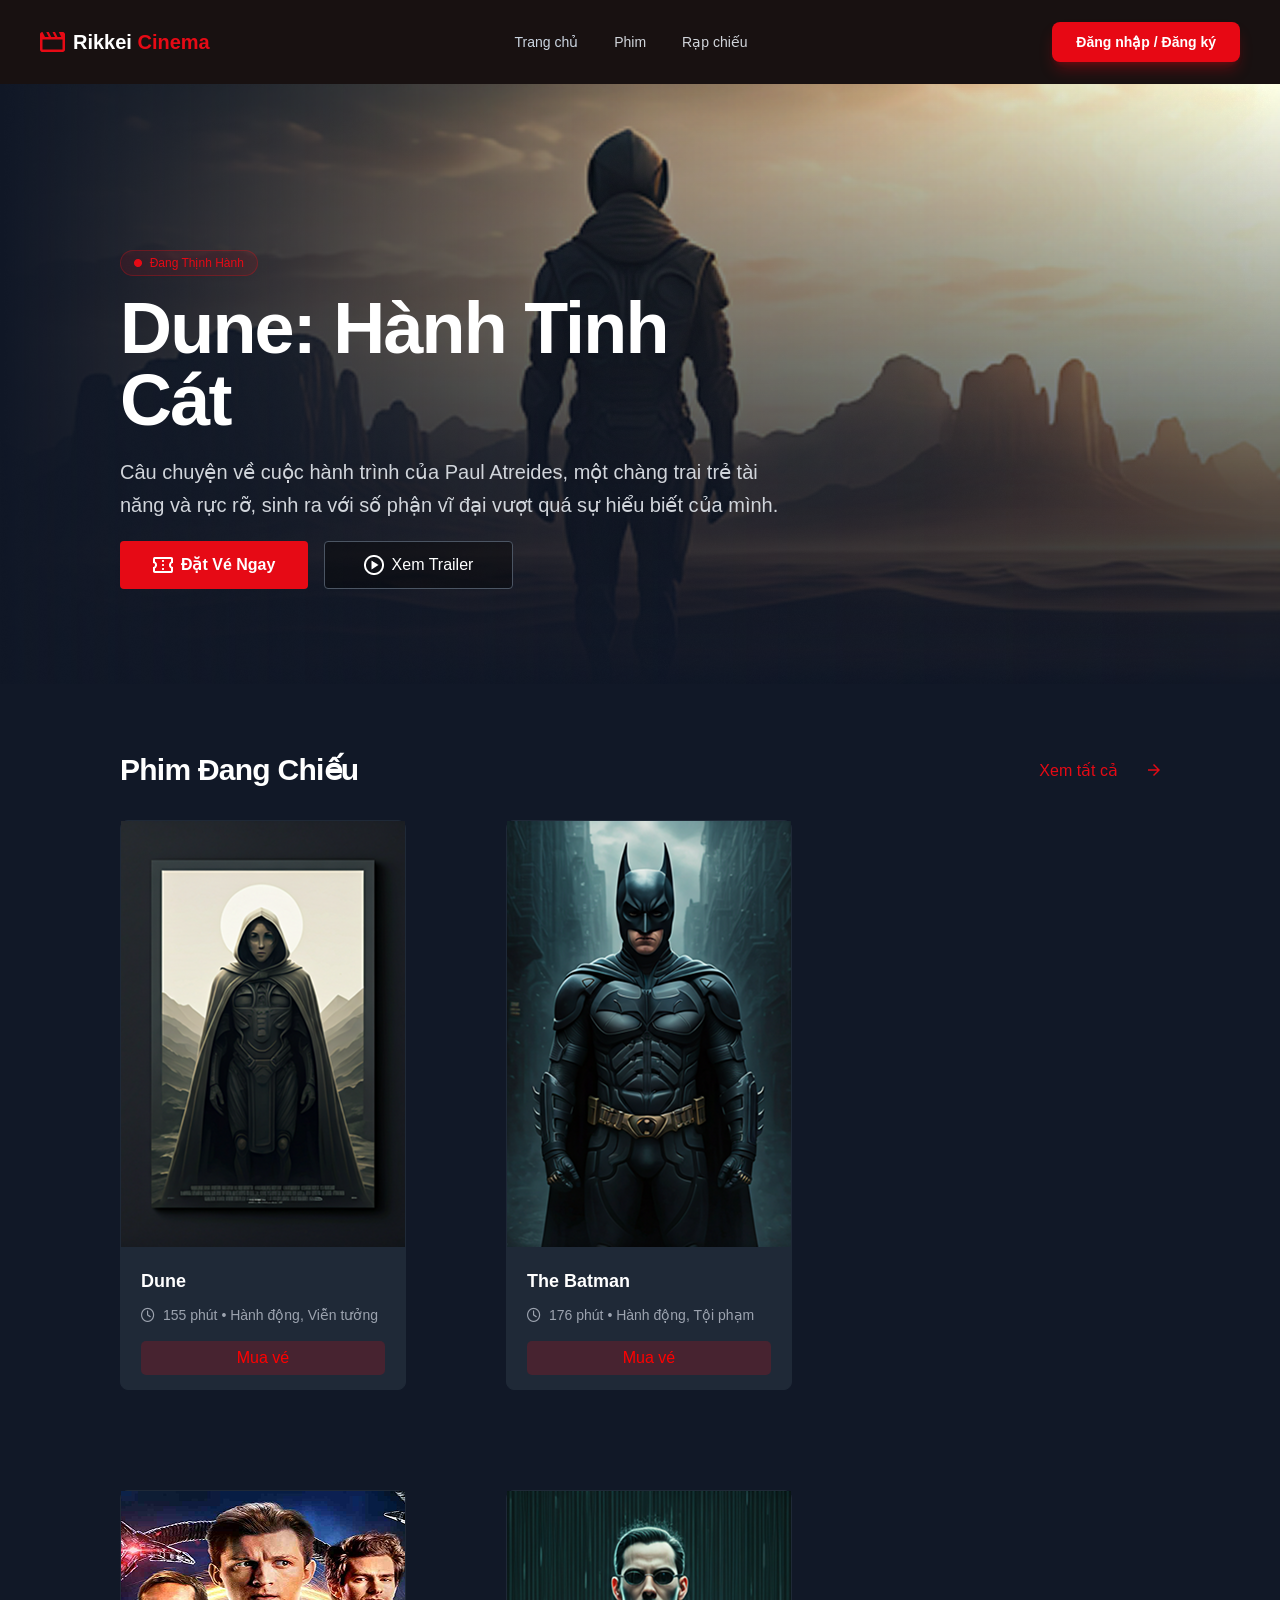
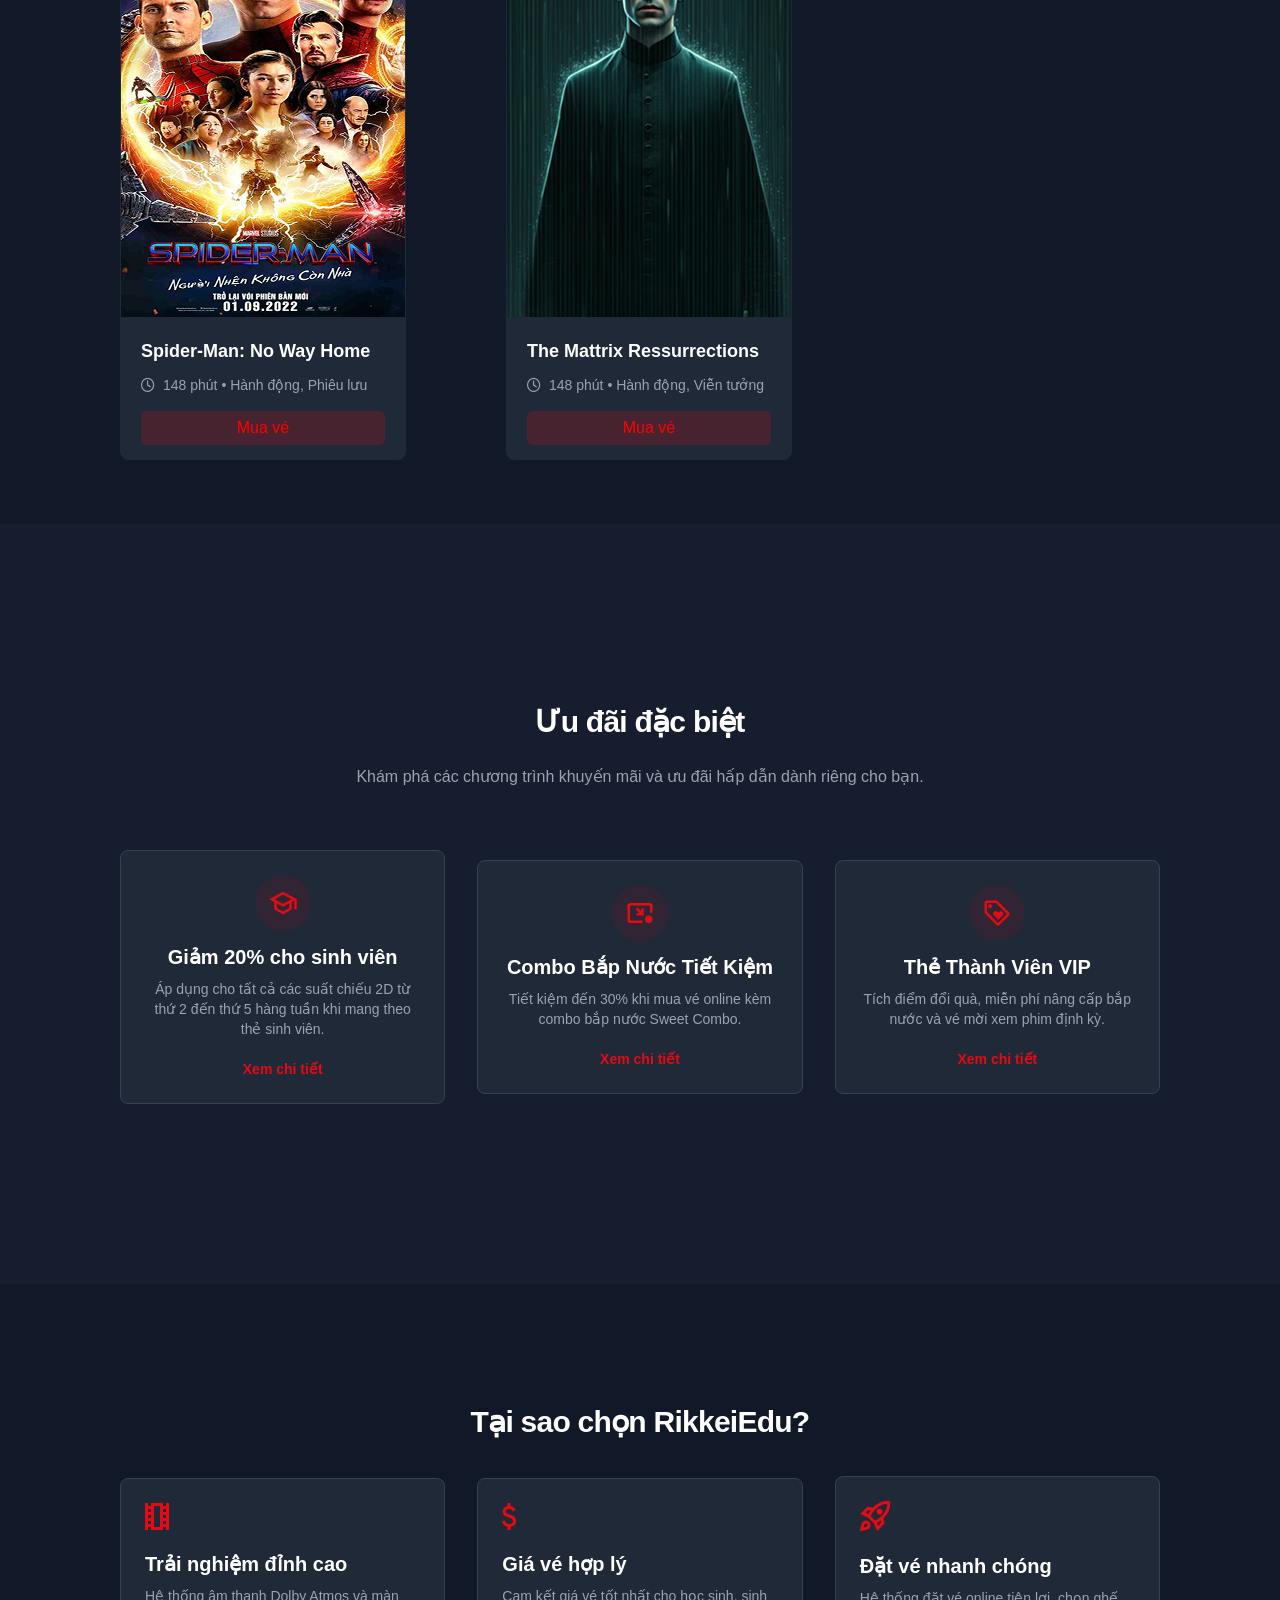
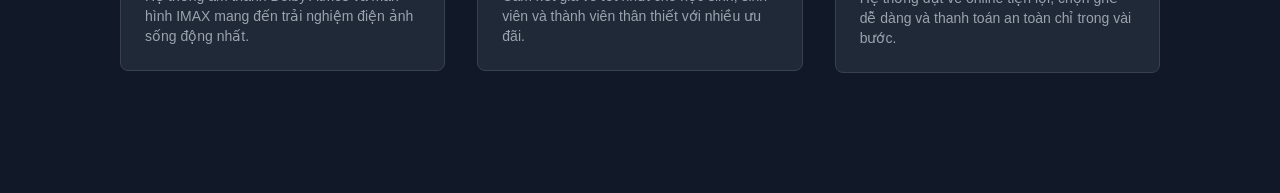
<file: QuanLyRapChieuPhim/pages/index.html>
<!DOCTYPE html>
<html lang="en">
<head>
    <meta charset="UTF-8">
    <meta name="viewport" content="width=device-width, initial-scale=1.0">
    <title>Trang chủ</title>
    <link rel="stylesheet" href="https://cdnjs.cloudflare.com/ajax/libs/font-awesome/6.5.1/css/all.min.css">
    <link rel="stylesheet" href="../css/index.css">
</head>
<body>
    <header class="header">
      <div class="header-left">
        <img src="../assets/icons/login/icon-login.png" alt="icon" />
        <div class="header-content">Rikkei <span class="header-content-color">Cinema</span></div>
      </div>
      <div class="header-right">
        <div class="color-header-right"><a class="home" href="./index.html">Trang chủ</a></div>
        <div >Phim</div>
        <div>Rạp chiếu</div>
    </div>
    <div> <a href="./login.html"><button class="btn-login">Đăng nhập / Đăng ký</button></div></a>
    </header>
    <section>
        <img class="background-container" src="../assets/images/BackgroundIndex.png" alt="background">
        <div class="container">
            <div class="tag-container">
                <img src="../assets/icons/index/icondangthinhhanh.png" alt="icon dang thinh hanh">
                <div class="tag-container-content">Đang Thịnh Hành</div>
            </div>
            <h1 class="heading-1">Dune: Hành Tinh <br> Cát</h1>
            <div class="content-container">Câu chuyện về cuộc hành trình của Paul Atreides, một chàng trai trẻ tài năng và rực rỡ, sinh ra với số phận vĩ đại vượt quá sự hiểu biết của mình.</div>
            <div class="button-container">
                <div class="button-ctn-1">
                    <img src="../assets/icons/index/icondatve.png" alt="icon đặt vé">
                    <div class="content-btn-1">Đặt Vé Ngay</div>
                </div>
                <div class="button-cnt-2">
                    <img src="../assets/icons/index/iconxemtrailer.png" alt="icon xem trailer">
                    <div class="content-btn-2">Xem Trailer</div>
                </div>
            </div>
        </div>   
        <div class="block-1">
            <div class="heading-block-1">
                <h2 class="heading-2">Phim Đang Chiếu</h2>
                <div class="view-all">Xem tất cả
                    <img src="../assets/icons/index/iconxemtatca.png" alt="icon xem tat ca">
                </div>
            </div>
            
            <div class="block-movie">
                <div class="one-block-movie">
                    <img src="../assets/images/phim 1.png" alt="Phim dune">
                    <div class="content-block-movie">
                        <div class="title-movie">Dune</div>
                        <div class="content-movie"><i class="fa-regular fa-clock"></i>155 phút  &bull;  Hành động, Viễn tưởng</div>
                        <div class="button-movie">Mua vé</div>
                    </div>
                </div>
                <div class="one-block-movie">
                    <img src="../assets/images/phim 2.png" alt="Phim batman">
                    <div class="content-block-movie"> 
                        <div class="title-movie">The Batman</div>
                        <div class="content-movie"><i class="fa-regular fa-clock"></i>176 phút  &bull;  Hành động, Tội phạm</div>
                        <div class="button-movie">Mua vé</div>
                    </div>
                </div>
                <div class="one-block-movie">
                    <img src="../assets/images/phim 3.png" alt="Phim batman">
                    <div class="content-block-movie">
                        <div class="title-movie">Spider-Man: No Way Home</div>
                        <div class="content-movie"><i class="fa-regular fa-clock"></i>148 phút  &bull;  Hành động, Phiêu lưu</div>
                        <div class="button-movie">Mua vé</div>
                    </div>
                </div>
                <div class="one-block-movie">
                    <img src="../assets/images/phim 4.png" alt="Phim batman">
                    <div class="content-block-movie">
                        <div class="title-movie">The Mattrix Ressurrections</div>
                        <div class="content-movie"><i class="fa-regular fa-clock"></i>148 phút  &bull;  Hành động, Viễn tưởng</div>
                        <div class="button-movie">Mua vé</div>
                    </div>
                </div>
            </div>
        </div> 
    </section>

    <section class="endow-block">
        <div class="style-block-endow">
            <h2 class="heading-2">Ưu đãi đặc biệt</h2>
            <div class="content-heading">Khám phá các chương trình khuyến mãi và ưu đãi hấp dẫn dành riêng cho bạn.</div>
            <br><br>
            <div class="endow">
                <div class="one-block-endow">
                    <img src="../assets/icons/index/icongiamgia.png" alt="icon giảm giá">
                    <h3 class="heading-3">Giảm 20% cho sinh viên</h3>
                    <div class="content-endow">Áp dụng cho tất cả các suất chiếu 2D từ thứ 2 đến thứ 5 hàng tuần khi mang theo thẻ sinh viên.</div>
                    <div class="view-endow">Xem chi tiết</div>
                </div>
                <div class="one-block-endow">
                    <img src="../assets/icons/index/iconcombotietkiem.png" alt="icon combo tiết kiệm">
                    <h3 class="heading-3">Combo Bắp Nước Tiết Kiệm</h3>
                    <div class="content-endow">Tiết kiệm đến 30% khi mua vé online kèm combo bắp nước Sweet Combo.</div>
                    <div class="view-endow">Xem chi tiết</div>
                </div>
                <div class="one-block-endow">
                    <img src="../assets/icons/index/iconthethanhvienvip.png" alt="icon thẻ thành viên vip">
                    <h3 class="heading-3">Thẻ Thành Viên VIP</h3>
                    <div class="content-endow">Tích điểm đổi quà, miễn phí nâng cấp bắp nước và vé mời xem phim định kỳ.</div>
                    <div class="view-endow">Xem chi tiết</div>
                </div>
            </div>
        </div>
    </section>

    <section class="">
        <div class="style-block-endow">
            <h2 class="heading-2">Tại sao chọn RikkeiEdu?</h2>
            <br><br>
            <div class="endow">
                <div class="one-block-endow">
                    <img class="icon-block" src="../assets/icons/index/icontrainghiem.png" alt="icon trải nghiệm">
                    <h3 class="heading-3">Trải nghiệm đỉnh cao</h3>
                    <div class="content-endow">Hệ thống âm thanh Dolby Atmos và màn hình IMAX mang đến trải nghiệm điện ảnh sống động nhất.</div>
                </div>
                <div class="one-block-endow">
                    <img class="icon-block" src="../assets/icons/index/icontien.png" alt="icon giá vé hợp lý">
                    <h3 class="heading-3">Giá vé hợp lý</h3>
                    <div class="content-endow">Cam kết giá vé tốt nhất cho học sinh, sinh viên và thành viên thân thiết với nhiều ưu đãi.</div>
                </div>
                <div class="one-block-endow">
                    <img class="icon-block" src="../assets/icons/index/icondatvemaybay.png" alt="icon đắt vé nhanh chóng">
                    <h3 class="heading-3">Đặt vé nhanh chóng</h3>
                    <div class="content-endow">Hệ thống đặt vé online tiện lợi, chọn ghế dễ dàng và thanh toán an toàn chỉ trong vài bước.</div>
                </div>
            </div>
        </div>
    </section>
</body>
</html>
</file>
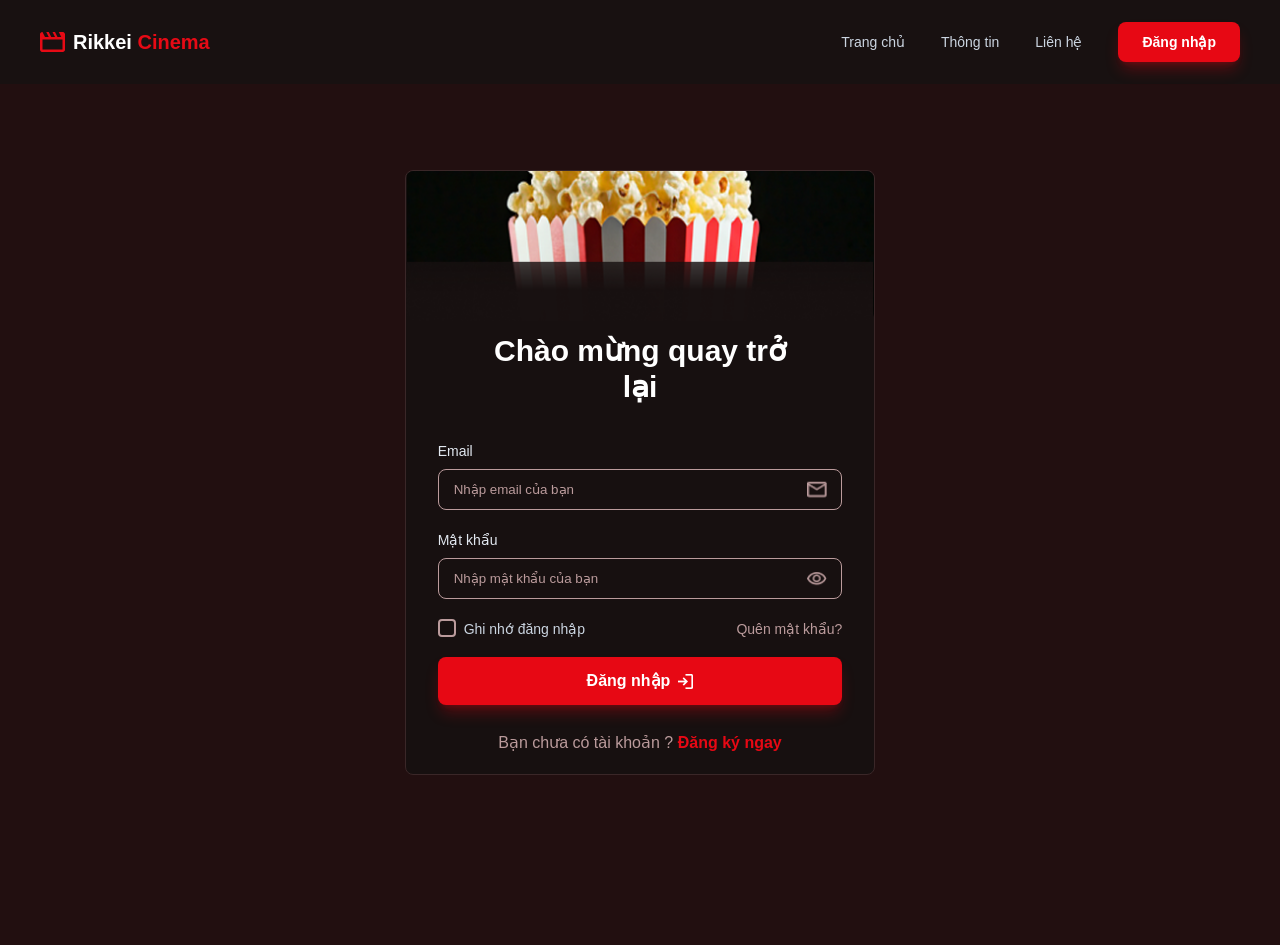
<file: QuanLyRapChieuPhim/pages/login.html>
<!doctype html>
<html lang="en">
  <head>
    <meta charset="UTF-8" />
    <meta name="viewport" content="width=device-width, initial-scale=1.0" />
    <title>Đăng Nhập Tài Khoản</title>
    <link rel="stylesheet" href="../css/login.css">
  </head>
  <body>
    <header class="header">
      <div class="header-left">
        <img src="../assets/icons/login/icon-login.png" alt="icon" />
        <div class="header-content">Rikkei <span class="header-content-color">Cinema</span></div>
      </div>
      <div class="header-right">
        <div><a class="home" href="../pages/index.html">Trang chủ</a></div>
        <div>Thông tin</div>
        <div>Liên hệ</div>
        <div> <a href="./login.html"><button class="btn-login">Đăng nhập</button></div></a>
      </div>
    </header>
    <section class="section">
        <form class="box">
            <img class="img-form" src="../assets/images/background-login-decor.png" alt="ảnh bắp rang bơ">
            <div class="box-content">
                <div class="welcome">Chào mừng quay trở <br> lại</div>
                <br><br>
                <div class="decor-text">Email</div>
                <div class="icon-login-3">
                  <input id="email-input" class="input" type="text" placeholder="Nhập email của bạn" />
                  <img src="../assets/icons/login/icon-email.png" alt="icon email">
                </div>
                <div class="decor-text">Mật khẩu</div>
                <div class="icon-login-3">
                  <input id="password-input" class="input" type="password" placeholder="Nhập mật khẩu của bạn" />
                  <img src="../assets/icons/login/icon pass.png" alt="icon pass">
                </div>
                <div class="note">
                    <div class="checkbox"><input id="box" type="checkbox" /> Ghi nhớ đăng nhập</div>
                    <div ><a class="forget-password" href="">Quên mật khẩu?</a></div>
                </div>
                <br>
                <button class="btn-login-2" type="submit">
                    Đăng nhập <img src="../assets/icons/login/icon-login-2.png" alt="icon" />
                </button>
                <br>
                <div class="account">
                    Bạn chưa có tài khoản ?
                    <span > <a class="register" href="./register.html">Đăng ký ngay</a></span>
                </div>
            </div>    
        </form>
    </section>
  </body>
  <div id="toast-container"></div>
  <script src="../js/login.js"></script>
</html>
</file>
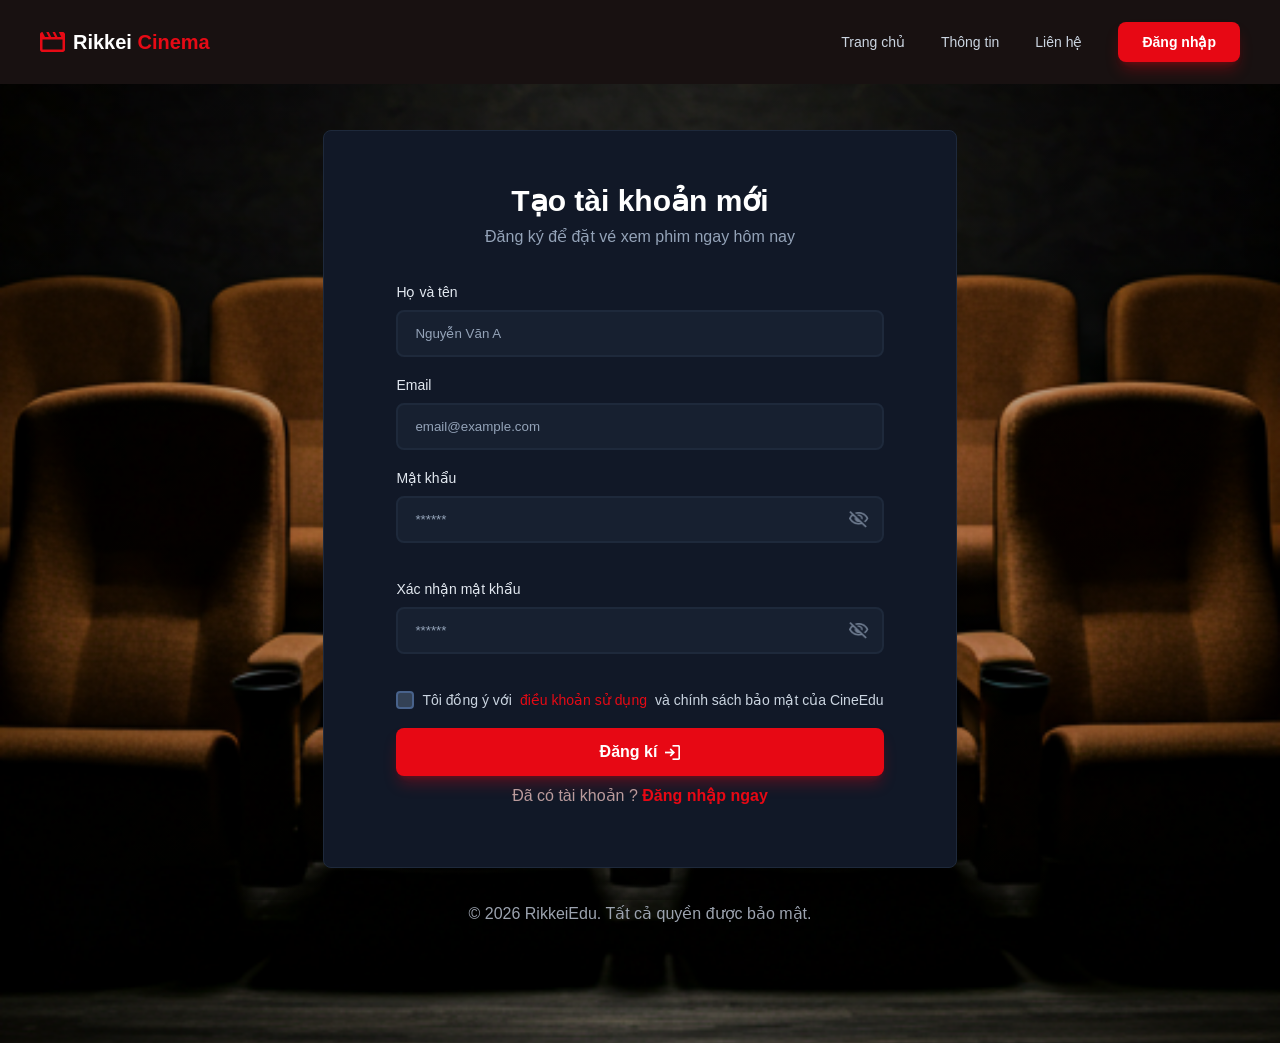
<file: QuanLyRapChieuPhim/pages/register.html>
<!doctype html>
<html lang="en">
  <head>
    <meta charset="UTF-8" />
    <meta name="viewport" content="width=device-width, initial-scale=1.0" />
    <title>Đăng Kí Tài Khoản</title>
    <link rel="stylesheet" href="../css/register.css">
  </head>
  <body>
    <header class="header">
      <div class="header-left">
        <img src="../assets/icons/login/icon-login.png" alt="icon" />
        <div class="header-content">Rikkei <span class="header-content-color">Cinema</span></div>
      </div>
      <div class="header-right">
        <div> <a class="home" href="./index.html">Trang chủ</a></div>
        <div>Thông tin</div>
        <div>Liên hệ</div>
        <div> <a href="./login.html"><button class="btn-login">Đăng nhập</button></a></div>
      </div>
    </header>
    <section class="section">
        <form class="box">
            <div class="box-content">
                <div class="welcome">Tạo tài khoản mới</div>
                <div class="content-box">Đăng ký để đặt vé xem phim ngay hôm nay</div>
                <br><br>
                
                <!-- CHỈNH SỬA: Thêm id="fullname-input" để lấy giá trị trong JS -->
                <div class="decor-text">Họ và tên</div>
                <input id="fullname-input" class="input" type="text" placeholder="Nguyễn Văn A" />
                <br><br>

                <!-- CHỈNH SỬA: Thêm id="email-input" để lấy giá trị trong JS -->
                <div class="decor-text">Email</div>
                <input id="email-input" class="input" type="text" placeholder="email@example.com" />
                <br><br>

                <div class="icon-pass">
                  <div class="decor-text">Mật khẩu</div>
                  <!-- CHỈNH SỬA: Thêm id="password-input" để lấy giá trị trong JS -->
                  <div class="input-group">
                    <input id="password-input" class="input" type="password" placeholder="******" />
                    <!-- CHỈNH SỬA: Thêm class="toggle-password-btn" để bắt sự kiện click -->
                    <img class="toggle-password-btn" src="../assets/icons/register/iconeye.png" alt="icon pass">
                  </div>
                </div>

                <br><br>

                <div class="icon-pass">
                  <div class="decor-text">Xác nhận mật khẩu</div>
                  <!-- CHỈNH SỬA: Thêm id="confirm-password-input" để lấy giá trị trong JS -->
                  <div class="input-group">
                    <input id="confirm-password-input" class="input" type="password" placeholder="******" />
                    <!-- CHỈNH SỬA: Thêm class="toggle-password-btn" để bắt sự kiện click -->
                    <img class="toggle-password-btn" src="../assets/icons/register/iconeye.png" alt="icon pass">
                  </div>
                </div>
                <br><br>

                <!-- CHỈNH SỬA: Sửa id từ "box" thành "terms-checkbox" để dễ hiểu hơn -->
                <div class="note">
                    <div class="checkbox">
                        <input id="terms-checkbox" type="checkbox" /> 
                        Tôi đồng ý với <a class="term" href="">điều khoản sử dụng</a> và chính sách bảo mật của CineEdu
                    </div>
                </div>
                <br>

                <!-- CHỈNH SỬA: Thêm type="submit" để form có thể submit -->
                <button class="btn-login-2" type="submit">
                    Đăng kí <img src="../assets/icons/login/icon-login-2.png" alt="icon" />
                </button>

                <div class="account">
                    Đã có tài khoản ?
                    <span><a class="register" href="./login.html">Đăng nhập ngay</a></span>
                </div>
            </div>    
        </form>
        <br><br>
        <div class="source">© 2026 RikkeiEdu. Tất cả quyền được bảo mật.</div>
    </section>
  </body>
  <!-- CHỈNH SỬA: Thêm div#toast-container để hiển thị thông báo -->
  <div id="toast-container"></div>
  <script src="../js/register.js"></script>
</html>
</file>
<file: QuanLyRapChieuPhim/css/index.css>
* {
    padding: 0;
    margin: 0;
    box-sizing: border-box;
}
body {
    font-family: "Inter" , sans-serif;
    background-color: #111827;
}
.header {
    display: flex;
    justify-content: space-between;
    padding: 22px 40px;
    background-color: #181111;
    position: fixed;
    z-index: 100;
    width: 100%;
}
.header-left {
    display: flex;
    align-items: center;
}
.header-content {
    font-size: 20px;
    line-height: 28px;
    font-weight: 900;
    color: #ffffff;
    padding-left: 8px ;
}
.header-content-color{
    color: #e60a15;
}
.home {
    text-decoration: none;
    color: #cbd5e1;
}
.header-right {
    display: flex;
    gap: 36px;
    color: #D1D5DB;
    align-items: center;
    font-weight: 500;
    font-size: 14px;
    line-height: 21px;
}
.color-header-right {
    color: #ffffff;
}
.btn-login {
    background-color: #E70814;
    color:#ffffff ;
    padding: 9.5px 24px;
    border-radius: 8px;
    border: none;
    box-shadow: 
    0px 4px 6px -4px rgba(231, 8, 20, 0.3), 
    0px 10px 15px -3px rgba(231, 8, 20, 0.3);
    font-weight: 700;
    font-size: 14px;
    line-height: 21px;
    cursor: pointer;
}
.btn-login:hover {
    background-color: #c40610; 
}
.background-container {
    width: 100%;
    margin-top: 84px;
    height: auto;
}
.container {
    position: absolute;
    top: 0;
    left: 0;
    margin: 250px 120px;
    width: 672px;
    height: 380px;
}
.tag-container {
    display: flex;
    justify-content: center;
    align-items: center;
    gap: 8px;
    padding: 4px 12px ;
    background-color: #E60A151A ;
    border: 1px solid #E60A154D;
    width: 137.5px;
    height: 26px;
    border-radius: 9999px;
}
.tag-container-content {
    font-size: 12px;
    line-height: 16px;
    font-weight: 500;
    color: #E60A15;
}
.heading-1 {
    font-weight: 900;
    font-size: 72px;
    line-height: 72px;
    letter-spacing: -1.8px;
    color: #ffffff ;
    margin: 16px auto;
}
.content-container {
    font-weight: 400;
    font-size: 20px;
    line-height: 32.5px;
    color: #D1D5DB;
    margin: 20px auto;
}
.button-container {
    display: flex;
    gap: 16px;
}
.button-ctn-1 {
    background-color: #E60A15;
    height: 48px;
    width: 188.34px;
    display: flex;
    justify-content: center;
    align-items: center;
    gap: 8px;
    border-radius: 4px;
}
.content-btn-1 {
    font-weight: 700;
    font-size: 16px;
    line-height: 24px;
    vertical-align: middle;
    color: #FFFFFF;
}
.button-cnt-2 {
    background-color: #00000066;
    border: 1px solid #4B5563;
    height: 48px;
    width: 188.34px;
    display: flex;
    justify-content: center;
    align-items: center;
    gap: 8px;
    border-radius: 4px;
}
.content-btn-2{
    color: #FFFFFF;
    font-weight: 500;
    font-size: 16px;
    line-height: 24px;
}
.block-1{
    margin: 64px 120px;
}
.heading-block-1 {
    display: flex;
    justify-content: space-between;
    align-items: center;
}
.heading-2 {
    color: #FFFFFF;
    font-size: 30px;
    line-height: 36px;
    letter-spacing: -0.75px;
    font-weight: 700;
    text-align: center;
}
.view-all {
    color: #E60A15 ;
    display: flex;
    justify-content: center;
    align-items: center;
    gap: 30px;
}
.block-movie {
    display: flex;
    justify-content: flex-start;
    align-items: center;
    gap: 100px;
    margin-top: 32px;
    padding: 0;
    flex-wrap: wrap;
    width: 100%;
}
.one-block-movie {
    background-color: #1f2937;
    border: 1px solid #1f2937;
    border-radius: 8px;
    transition: all 0.3s ease;
    height: 570px;
}
.one-block-movie:hover{
    transform: translateY(-5px); 
    background-color: #374151; 
    box-shadow: 0 10px 20px rgba(0, 0, 0, 0.3);
    border-color: #4b5563;
}
.content-block-movie {
    padding: 20px;
}
.title-movie {
    color: #FFFFFF;
    font-size: 18px;
    font-weight: 700;
    margin-bottom: 15px;
}
.content-movie {
    color: #9ca3af;
    font-size: 14px;
}
.button-movie {
    color: red;
    background-color: #472330;
    padding: 8px;
    text-align: center;
    margin-top: 18px;
    border-radius: 5px;
}
.fa-regular {
    margin-right: 8px;
}
.endow-block {
    text-align: center;
    background-color: #151d2e;
    padding: 60px 0;
}
.style-block-endow {
    margin: 120px;
}
.endow {
    display: flex;
    justify-content: center;
    align-items: center;
    gap: 32px;
}
.content-heading {
    margin: 25px 0;
    color: #9CA3AF;
    font-weight: 400;
    font-size: 16px;
    line-height: 24px;
}
.one-block-endow {
    padding: 24px;
    border: 1px solid #374151;
    background-color: #1f2937;
    border-radius: 8px;
    width: 100%;
    transition: all 0.3s ease;
    flex: 1;
}
.one-block-endow:hover{
    transform: translateY(-5px); 
    background-color: #374151; 
    box-shadow: 0 10px 20px rgba(0, 0, 0, 0.3);
    border-color: #4b5563;
}
.heading-3 {
    font-weight: 700;
    font-size: 20px;
    line-height: 28px;
    color: #FFFFFF;
    margin: 8px 0;
}
.content-endow {
    font-weight: 400;
    font-size: 14px;
    line-height: 20px;
    color: #9CA3AF;
}
.view-endow {
    margin-top: 20px;
    color: #E60A15;
    font-weight: 700;
    font-size: 14px;
    line-height: 20px;
}
.icon-block {
    margin-bottom: 8px;
}
</file>
<file: QuanLyRapChieuPhim/css/login.css>
* {
    padding: 0;
    margin: 0;
    box-sizing: border-box;
}
body {
    background-color: #220f10;
    font-family: "Inter" , sans-serif;
}

.header {
    display: flex;
    justify-content: space-between;
    padding: 22px 40px;
    background-color: #181111;
    position: fixed;
    z-index: 100;
    width: 100%;
}
.header-left {
    display: flex;
    align-items: center;
}
.header-content {
    font-size: 20px;
    line-height: 28px;
    font-weight: 900;
    color: #ffffff;
    padding-left: 8px ;
}
.header-content-color{
    color: #e60a15;
}
.header-right {
    display: flex;
    gap: 36px;
    color: #cbd5e1;
    align-items: center;
    font-weight: 500;
    font-size: 14px;
    line-height: 21px;
}
.home {
    text-decoration: none;
    color: #cbd5e1;
}
.btn-login {
    background-color: #E70814;
    color:#ffffff ;
    padding: 9.5px 24px;
    border-radius: 8px;
    border: none;
    box-shadow: 
    0px 4px 6px -4px rgba(231, 8, 20, 0.3), 
    0px 10px 15px -3px rgba(231, 8, 20, 0.3);
    font-weight: 700;
    font-size: 14px;
    line-height: 21px;
    cursor: pointer;
}
.btn-login:hover {
    background-color: #c40610; 
}
.section {
    display: flex;
    justify-content: center;
}
.box {
    margin: 170px 0;
    display: flex;
    flex-direction: column;
    justify-content: center;
    background-color: #171010;
    border-radius: 8px;
    border: 1px solid #3a2728;
    border-radius: 8px;
}
.img-form {
    width : 100% ;
    height : 150px;
    border-radius: 8px;
    object-fit: cover;
}

.welcome {
    color: white;
    justify-content: center;
    font-weight: 700;
    font-size: 30px;
    line-height: 36px;
    vertical-align: middle;
    text-align: center;
}
.box-content {
    padding: 12px 32px;
    top: -15px;
}
.decor-text {
    color: #E2E8F0;
    font-weight: 500;
    font-size: 14px;
    line-height: 20px;
    margin-bottom: 8px;
}
.input {
    border: 1px solid #bb9b9c;
    padding: 14px 17px;
    width: 100%;
    border-radius: 8px;
    outline: none;
    background-color: #271b1b;
    color: #bb9b9c ;
}
.input::placeholder{
    color: #BB9B9C;
}
.btn-login-2 {
    display: flex;
    width: 100%;
    padding: 12px ;
    justify-content: center;
    align-items: center;
    gap: 8px;
    border: none;
    border-radius: 8px;
    color: white;
    background-color: #E70814;
    font-size: 16px;
    font-weight: 700;
    line-height: 24px;
    box-shadow: 
    0px 4px 6px -4px rgba(231, 8, 20, 0.3), 
    0px 10px 15px -3px rgba(231, 8, 20, 0.3);
}
.icon-login-3 {
    display: flex;
    justify-content: space-between;
}
.icon-login-3 {
  position: relative;
  width: 100%;   
  margin-bottom: 20px; 
}

.icon-login-3 .input {
  width: 100%;     
  padding: 12px 45px 12px 15px; 
  background: transparent;     
  border: 1px solid #BB9B9C;      
  border-radius: 8px;           
  color: #BB9B9C;                 
  box-sizing: border-box;       
  outline: none;
}

.icon-login-3 img {
  position: absolute;
  top: 50%;
  right: 15px;     
  transform: translateY(-50%);
  width: 20px; 
  pointer-events: none; 
}

.note {
    display: flex;
    justify-content: space-between;
    font-size: 14px;
    font-weight: 400;
    line-height: 20px;
    color: #CBD5E1;
    align-items: center;
}
.checkbox {
    display: flex;
    gap: 8px;
}
.forget-password {
    font-weight: 500;
    color: #BB9B9C;
    text-decoration: none;
}
#box {
  appearance: none;
  width: 18px;
  height: 18px;
  border: 2px solid  #BB9B9C;
  border-radius: 4px;
  cursor: pointer;
  position: relative;
  vertical-align: middle;
}
#box:checked {
  background-color:  #BB9B9C;
}
#box:checked::after {
  content: '✔';
  position: absolute;
  color: white;
  font-size: 12px;
  top: 50%;
  left: 50%;
  transform: translate(-50%, -50%);
}
.account {
    color:  #BB9B9C;
    text-align: center;
    padding: 10px;
}
.register {
    text-decoration: none;
    font-weight: 700;
    color: #E70814;
}
#toast-container {
    position: fixed;
    top: 100px; 
    right: 20px;
    display: flex;
    flex-direction: column;
    gap: 10px; 
    z-index: 9999;
}

.toast {
    width: 350px;
    padding: 15px 20px;
    background-color: #1a1a1a;
    color: white;
    border-radius: 6px;
    display: flex;
    align-items: center;
    border-left: 6px solid;
    box-shadow: 0 5px 15px rgba(0,0,0,0.3);
    transition: all 0.4s ease; 
    transform: translateX(120%);
    opacity: 0;
}

.toast.success { 
    border-left-color: #2ecc71; 
}
.toast.error { 
    border-left-color: #E70814; 
}

.toast-content { 
    margin-left: 20px; 
}
.toast-title {  
    display: block; 
    line-height: 32px;
}
.toast-msg { 
    font-size: 14px; 
    color: #ccc; 
}
</file>
<file: QuanLyRapChieuPhim/css/register.css>
* {
    padding: 0;
    margin: 0;
    box-sizing: border-box;
}
body {
    font-family: "Inter" , sans-serif;
    background-image: linear-gradient(rgba(0, 0, 0, 0.3), rgba(0, 0, 0, 0.3)), url("../assets/images/baaf5bbe2cf6344e9a5fb9af666fa17f2aaf9986\ \(1\).png");
    background-repeat: no-repeat;
    background-position: center center;
    background-attachment: fixed;
    background-size: cover; 
    width: 100%;
    min-height: 100vh;
    margin: 0;
    overflow-x: hidden;
}
.header {
    display: flex;
    justify-content: space-between;
    padding: 22px 40px;
    background-color: #181111;
    position: fixed;
    z-index: 100;
    width: 100%;
}
.header-left {
    display: flex;
    align-items: center;
}
.header-content {
    font-size: 20px;
    line-height: 28px;
    font-weight: 900;
    color: #ffffff;
    padding-left: 8px ;
}
.header-content-color{
    color: #e60a15;
}
.home {
    text-decoration: none;
    color: #cbd5e1;
}
.header-right {
    display: flex;
    gap: 36px;
    color: #cbd5e1;
    align-items: center;
    font-weight: 500;
    font-size: 14px;
    line-height: 21px;
}
.btn-login {
    background-color: #E70814;
    color:#ffffff ;
    padding: 9.5px 24px;
    border-radius: 8px;
    border: none;
    box-shadow: 
    0px 4px 6px -4px rgba(231, 8, 20, 0.3), 
    0px 10px 15px -3px rgba(231, 8, 20, 0.3);
    font-weight: 700;
    font-size: 14px;
    line-height: 21px;
    cursor: pointer;
}
.btn-login:hover {
    background-color: #c40610; 
}
.section {
    display: flex;
    justify-content: center;
    align-items: center;
    flex-direction: column;
}
.box {
    margin: 130px 0 0 0;
    padding: 40px;
    display: flex;
    flex-direction: column;
    justify-content: center;
    background-color: #111827;
    border-radius: 8px;
    border: 1px solid #1e293b;
    border-radius: 8px;
}
.input-group {
  position: relative;
  width: 100%;
}

.input-group .input {
  width: 100%;
  padding: 14px 45px 14px 17px;
  border: 2px solid #1e293b;
  border-radius: 8px;
  background-color: #172030;
  color: #94a3b8;
  outline: none;
  box-sizing: border-box;
}

/* CHỈNH SỬA: Đổi class từ .toggle-password thành .toggle-password-btn để dễ phân biệt */
.toggle-password-btn {
  position: absolute;
  top: 50%;
  right: 15px;
  transform: translateY(-50%);
  width: 20px;
  cursor: pointer;
  opacity: 0.7;
  pointer-events: auto;
  transition: opacity 0.3s ease;
}

/* CHỈNH SỬA: Thêm hover effect cho icon mắt */
.toggle-password-btn:hover {
  opacity: 1;
}

.content-box {
    text-align: center;
    color: #94a3b8;
    margin-top: 8px;
}
.img-form {
    width : 100% ;
    height : 150px;
    border-radius: 8px;
    object-fit: cover;
}

.welcome {
    color: white;
    justify-content: center;
    font-weight: 750;
    font-size: 30px;
    line-height: 36px;
    vertical-align: middle;
    text-align: center;
}
.box-content {
    padding: 12px 32px;
    top: -15px;
}
.decor-text {
    color: #E2E8F0;
    font-weight: 500;
    font-size: 14px;
    line-height: 20px;
    margin-bottom: 8px;
}
.input {
    border: 2px solid #1e293b;
    padding: 14px 17px;
    width: 100%;
    border-radius: 8px;
    outline: none;
    background-color: #172030;
    color:  #94a3b8 ;
    transition: border-color 0.3s ease;
}
.input::placeholder{
    color: #94a3b8;
}

/* CHỈNH SỬA: Xóa viền đỏ - focus state không thay đổi viền */
.input:focus {
    border-color: #1e293b;
}

.btn-login-2 {
    display: flex;
    width: 100%;
    padding: 12px ;
    justify-content: center;
    align-items: center;
    gap: 8px;
    border: none;
    border-radius: 8px;
    color: white;
    background-color: #E70814;
    font-size: 16px;
    font-weight: 700;
    line-height: 24px;
    box-shadow: 
    0px 4px 6px -4px rgba(231, 8, 20, 0.3), 
    0px 10px 15px -3px rgba(231, 8, 20, 0.3);
    cursor: pointer;
    transition: background-color 0.3s ease;
}

/* CHỈNH SỬA: Thêm hover effect cho nút đăng ký */
.btn-login-2:hover {
    background-color: #c40610;
}

.note {
    display: flex;
    justify-content: space-between;
    font-size: 14px;
    font-weight: 500;
    line-height: 20px;
    color: #CBD5E1;
    align-items: center;
}
.checkbox {
    display: flex;
    gap: 8px;
    align-items: center;
}

/* CHỈNH SỬA: Đổi id từ #box thành #terms-checkbox */
#terms-checkbox {
  appearance: none;
  width: 18px;
  height: 18px;
  border: 2px solid #48628b;
  border-radius: 4px;
  cursor: pointer;
  position: relative;
  vertical-align: middle;
  background-color: #334155;
  flex-shrink: 0;
  transition: background-color 0.3s ease;
}
#terms-checkbox:checked {
  background-color: #94a3b8;
}
#terms-checkbox:checked::after {
  content: '✔';
  position: absolute;
  color: white;
  font-size: 12px;
  top: 50%;
  left: 50%;
  transform: translate(-50%, -50%);
}

/* CHỈNH SỬA: Thêm CSS cho toast container */
#toast-container {
    position: fixed;
    top: 100px;
    right: 20px;
    display: flex;
    flex-direction: column;
    gap: 10px;
    z-index: 9999;
}

/* CHỈNH SỬA: Thêm CSS cho toast messages */
.toast {
    width: 350px;
    padding: 15px 20px;
    background-color: #1a1a1a;
    color: white;
    border-radius: 6px;
    display: flex;
    align-items: center;
    border-left: 6px solid;
    box-shadow: 0 5px 15px rgba(0,0,0,0.3);
    transition: all 0.4s ease;
    transform: translateX(120%);
    opacity: 0;
}

.toast.success {
    border-left-color: #2ecc71;
}

.toast.error {
    border-left-color: #E70814;
}

.toast-content {
    margin-left: 20px;
}

.toast-title {
    display: block;
    line-height: 24px;
    font-weight: 600;
}

.toast-msg {
    font-size: 14px;
    color: #ccc;
}

.term {
    color: #e60a15;
    text-decoration: none;
}
.term:hover {
    text-decoration: underline;
}

.account {
    color:  #BB9B9C;
    text-align: center;
    padding: 10px;
}
.register {
    text-decoration: none;
    font-weight: 700;
    color: #E70814;
}
.register:hover {
    text-decoration: underline;
}

.source {
    color: #9CA3AF;
    margin-bottom: 120px;
}
</file>
